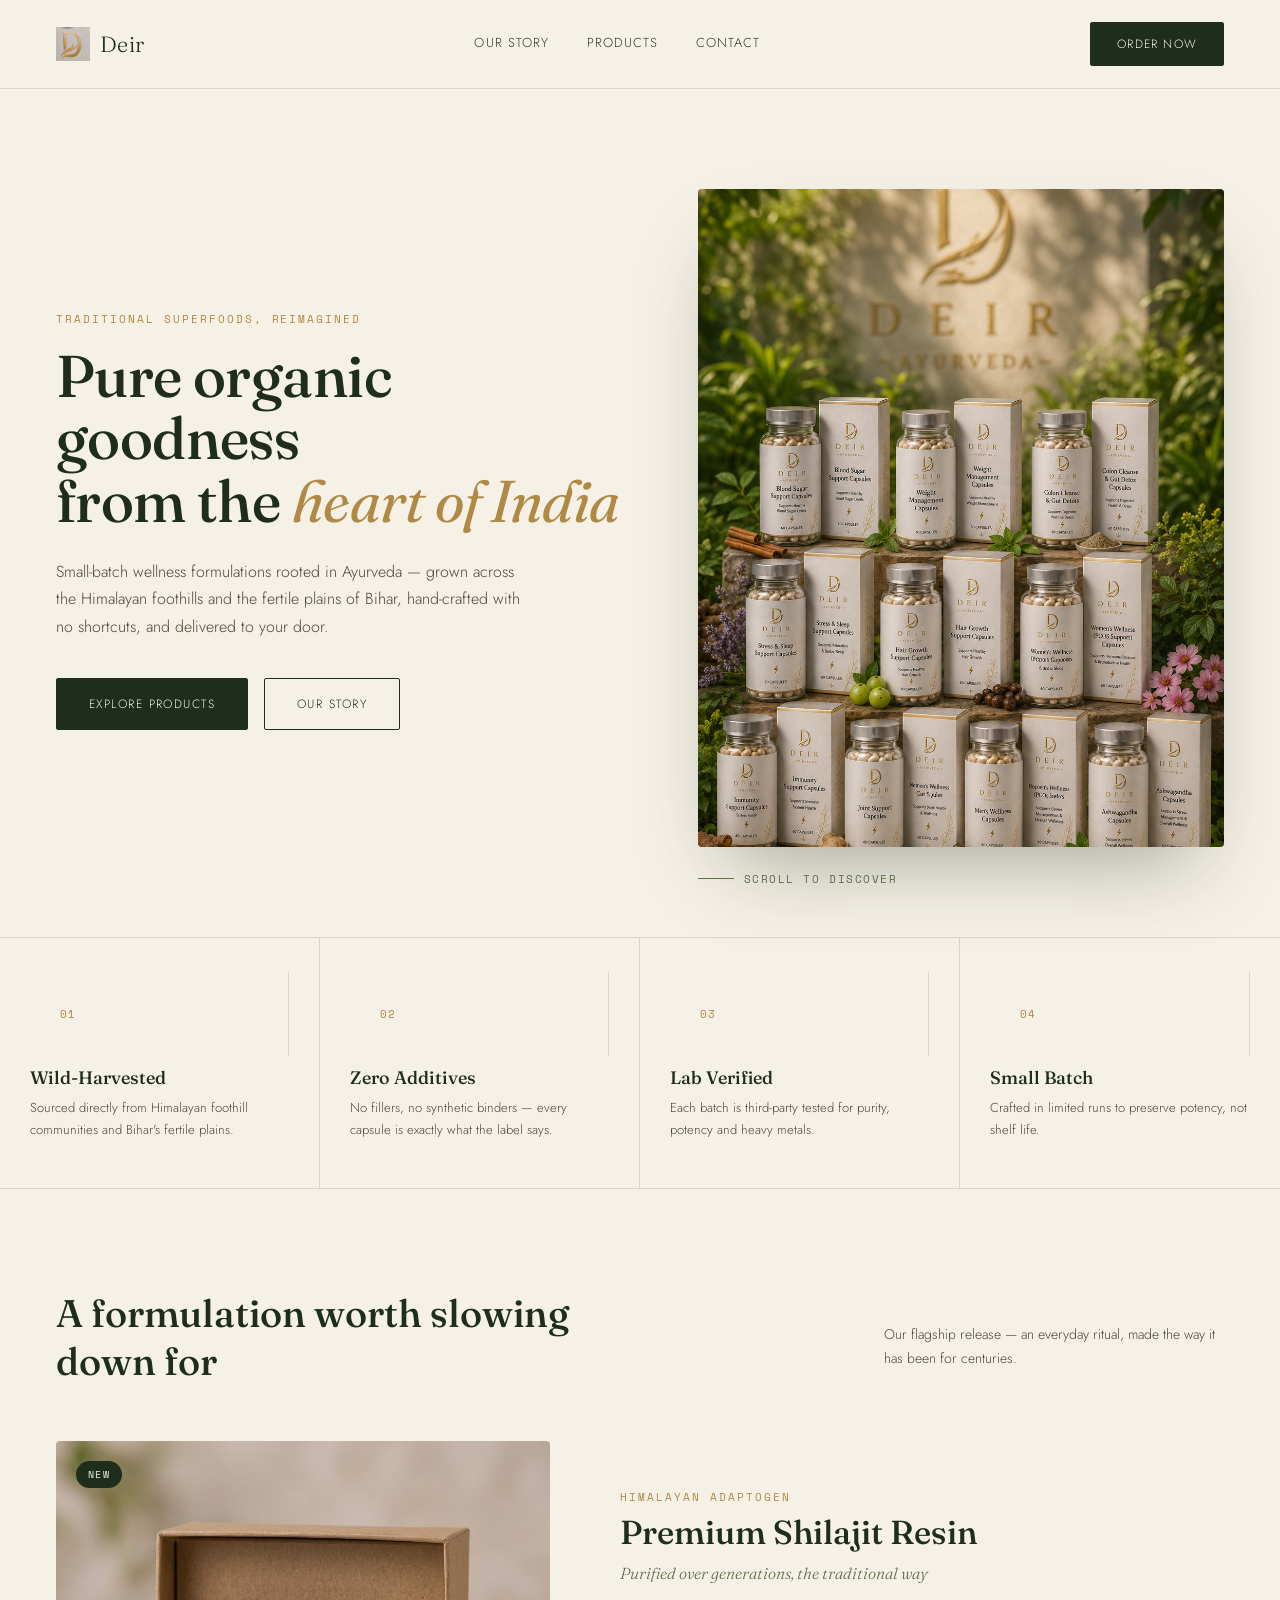
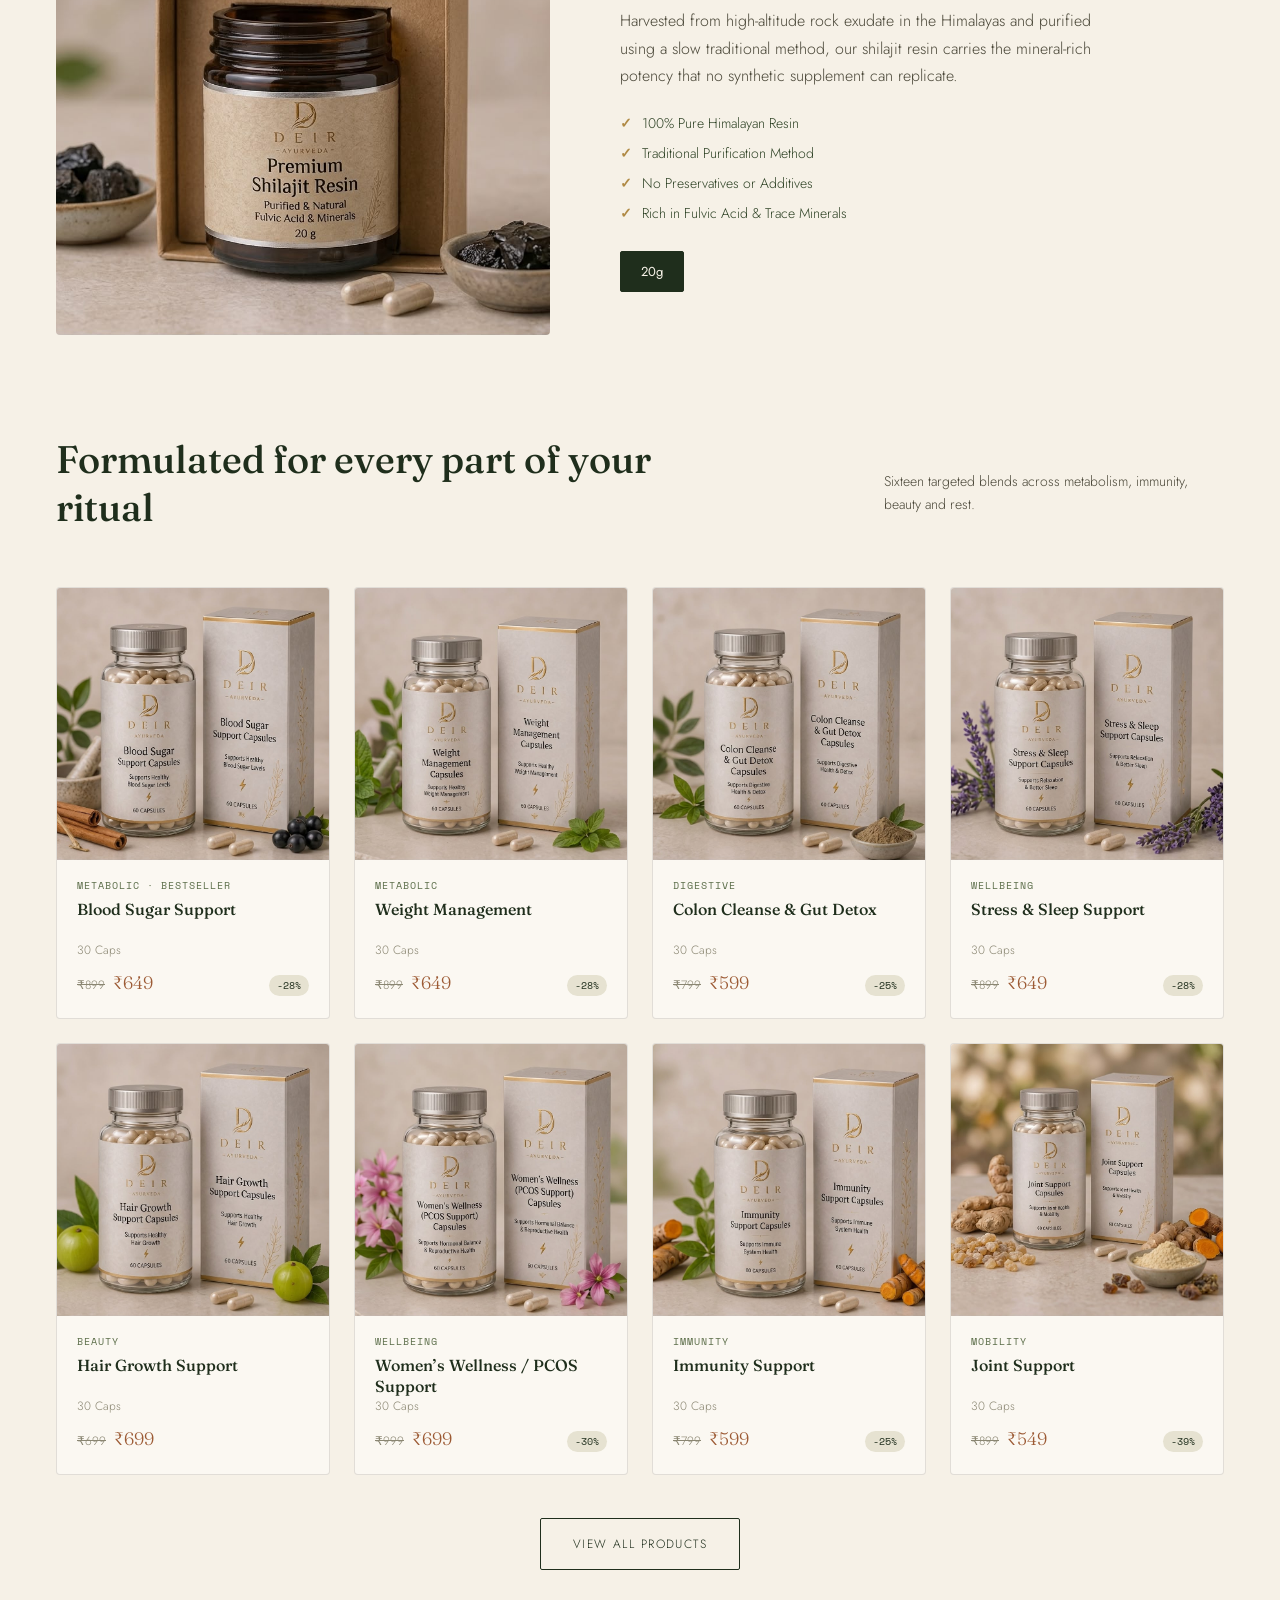
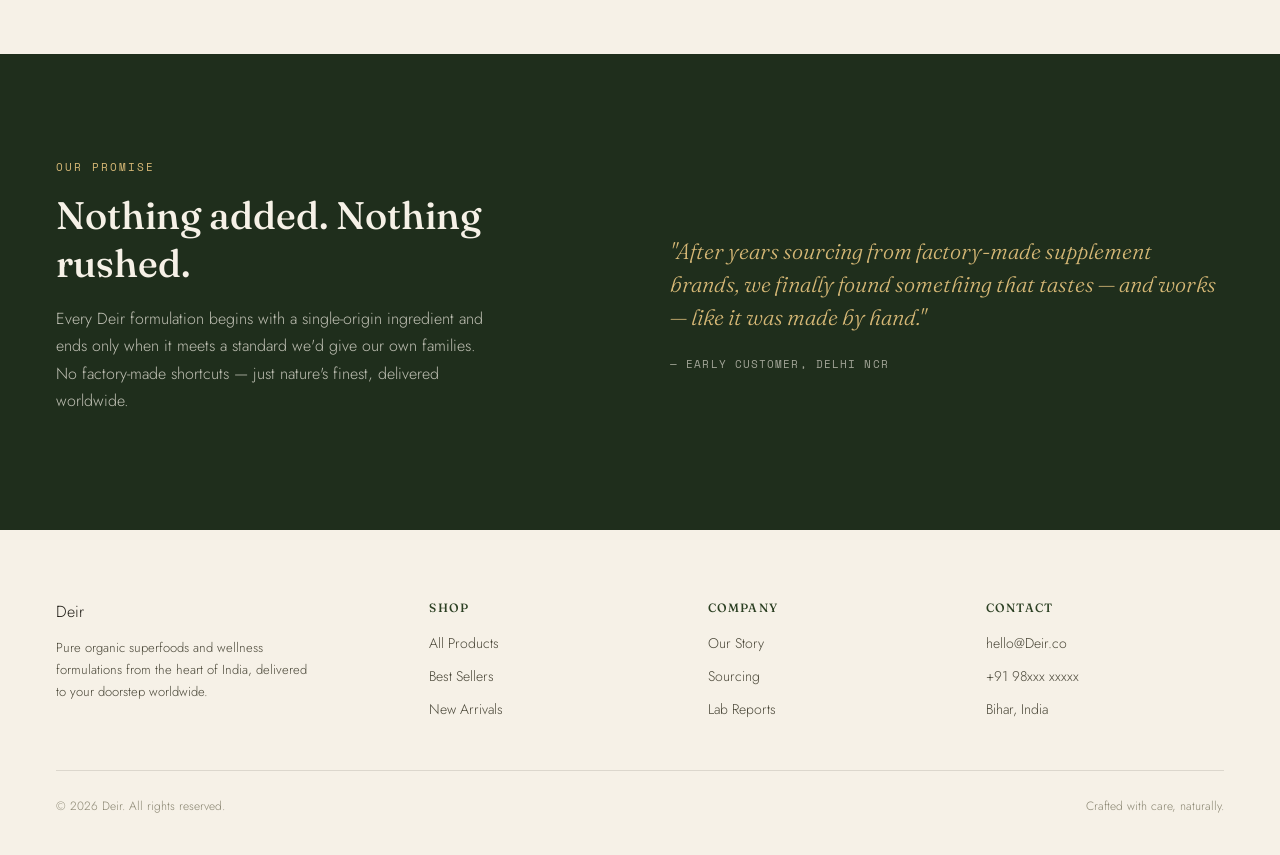
<file: index.html>
<!DOCTYPE html>
<html lang="en">
<head>
<meta charset="UTF-8">
<meta name="viewport" content="width=device-width, initial-scale=1.0">
<title>Deir — Pure Organic Goodness from the Heart of India</title>
<link rel="preconnect" href="https://fonts.googleapis.com">
<link href="https://fonts.googleapis.com/css2?family=Fraunces:ital,wght@0,400;0,500;0,600;1,400&family=Jost:wght@300;400;500&family=Space+Mono&display=swap" rel="stylesheet">
<link rel="stylesheet" href="style.css">
</head>
<body>

<nav class="nav">
  <a href="index.html" class="brand">
    <img src="deir_logo.jpeg" alt="Deir logo">
    Deir
  </a>
  <div class="nav-links">
    <a href="index.html#story">Our Story</a>
    <a href="products.html">Products</a>
    <a href="index.html#contact">Contact</a>
  </div>
  <a href="products.html" class="nav-cta">Order Now</a>
</nav>

<header class="hero">
  <div>
    <span class="eyebrow">Traditional Superfoods, Reimagined</span>
    <h1 style="margin-top:16px;">Pure organic goodness<br>from the <em>heart of India</em></h1>
    <p class="lede">Small-batch wellness formulations rooted in Ayurveda — grown across the Himalayan foothills and the fertile plains of Bihar, hand-crafted with no shortcuts, and delivered to your door.</p>
    <div class="hero-ctas">
      <a href="products.html" class="btn-primary">Explore Products</a>
      <a href="#story" class="btn-secondary">Our Story</a>
    </div>
  </div>
  <div class="hero-visual">
    <div class="hero-frame">
      <img src="hero-main.png" alt="Natural ingredients arranged on linen"
           onerror="this.style.display='none';">
    </div>
    <div class="scroll-note"><span class="line"></span> Scroll to discover</div>
  </div>
</header>

<section class="origin-strip">
  <div><div class="num">01</div><h4>Wild-Harvested</h4><p>Sourced directly from Himalayan foothill communities and Bihar's fertile plains.</p></div>
  <div><div class="num">02</div><h4>Zero Additives</h4><p>No fillers, no synthetic binders — every capsule is exactly what the label says.</p></div>
  <div><div class="num">03</div><h4>Lab Verified</h4><p>Each batch is third-party tested for purity, potency and heavy metals.</p></div>
  <div><div class="num">04</div><h4>Small Batch</h4><p>Crafted in limited runs to preserve potency, not shelf life.</p></div>
</section>

<section class="section" id="story">
  <div class="section-head">
    <h2>A formulation worth slowing down for</h2>
    <p>Our flagship release — an everyday ritual, made the way it has been for centuries.</p>
  </div>
  <div class="feature-split">
    <div class="feature-media">
      <span class="tag">New</span>
      <img src="image.png" alt="Premium Shilajit Resin"
           onerror="this.style.display='none';">
    </div>
    <div class="feature-body">
      <span class="eyebrow">Himalayan Adaptogen</span>
      <h3>Premium Shilajit Resin</h3>
      <p class="tagline">Purified over generations, the traditional way</p>
      <p class="desc">Harvested from high-altitude rock exudate in the Himalayas and purified using a slow traditional method, our shilajit resin carries the mineral-rich potency that no synthetic supplement can replicate.</p>
      <ul class="check-list">
        <li>100% Pure Himalayan Resin</li>
        <li>Traditional Purification Method</li>
        <li>No Preservatives or Additives</li>
        <li>Rich in Fulvic Acid & Trace Minerals</li>
      </ul>
      <div class="size-select">
        <button class="active">20g</button>
      </div>
    </div>
  </div>
</section>

<section class="section" style="padding-top:0;">
  <div class="section-head">
    <h2>Formulated for every part of your ritual</h2>
    <p>Sixteen targeted blends across metabolism, immunity, beauty and rest.</p>
  </div>
  <div class="grid-teaser" id="teaser-grid"></div>
  <div class="view-all-wrap">
    <a href="products.html" class="btn-secondary">View All Products</a>
  </div>
</section>

<section class="band">
  <div>
    <span class="eyebrow" style="color:var(--gold-light);">Our Promise</span>
    <h2 style="margin-top:14px;">Nothing added. Nothing rushed.</h2>
    <p style="margin-top:18px;max-width:440px;">Every Deir formulation begins with a single-origin ingredient and ends only when it meets a standard we'd give our own families. No factory-made shortcuts — just nature's finest, delivered worldwide.</p>
  </div>
  <div>
    <p class="quote">"After years sourcing from factory-made supplement brands, we finally found something that tastes — and works — like it was made by hand."</p>
    <div class="quote-by">— Early Customer, Delhi NCR</div>
  </div>
</section>

<footer class="footer" id="contact">
  <div class="footer-top">
    <div>
      <div class="brand" style="margin-bottom:14px;">Deir</div>
      <p style="max-width:260px;font-size:13px;">Pure organic superfoods and wellness formulations from the heart of India, delivered to your doorstep worldwide.</p>
    </div>
    <div>
      <h4>Shop</h4>
      <ul><li><a href="products.html">All Products</a></li><li><a href="products.html">Best Sellers</a></li><li><a href="products.html">New Arrivals</a></li></ul>
    </div>
    <div>
      <h4>Company</h4>
      <ul><li><a href="index.html#story">Our Story</a></li><li><a href="#">Sourcing</a></li><li><a href="#">Lab Reports</a></li></ul>
    </div>
    <div>
      <h4>Contact</h4>
      <ul><li><a href="mailto:hello@Deir.co">hello@Deir.co</a></li><li><a href="#">+91 98xxx xxxxx</a></li><li><a href="#">Bihar, India</a></li></ul>
    </div>
  </div>
  <div class="footer-bottom">
    <span>© 2026 Deir. All rights reserved.</span>
    <span>Crafted with care, naturally.</span>
  </div>
</footer>

<script src="products.js"></script>
</body>
</html>
</file>
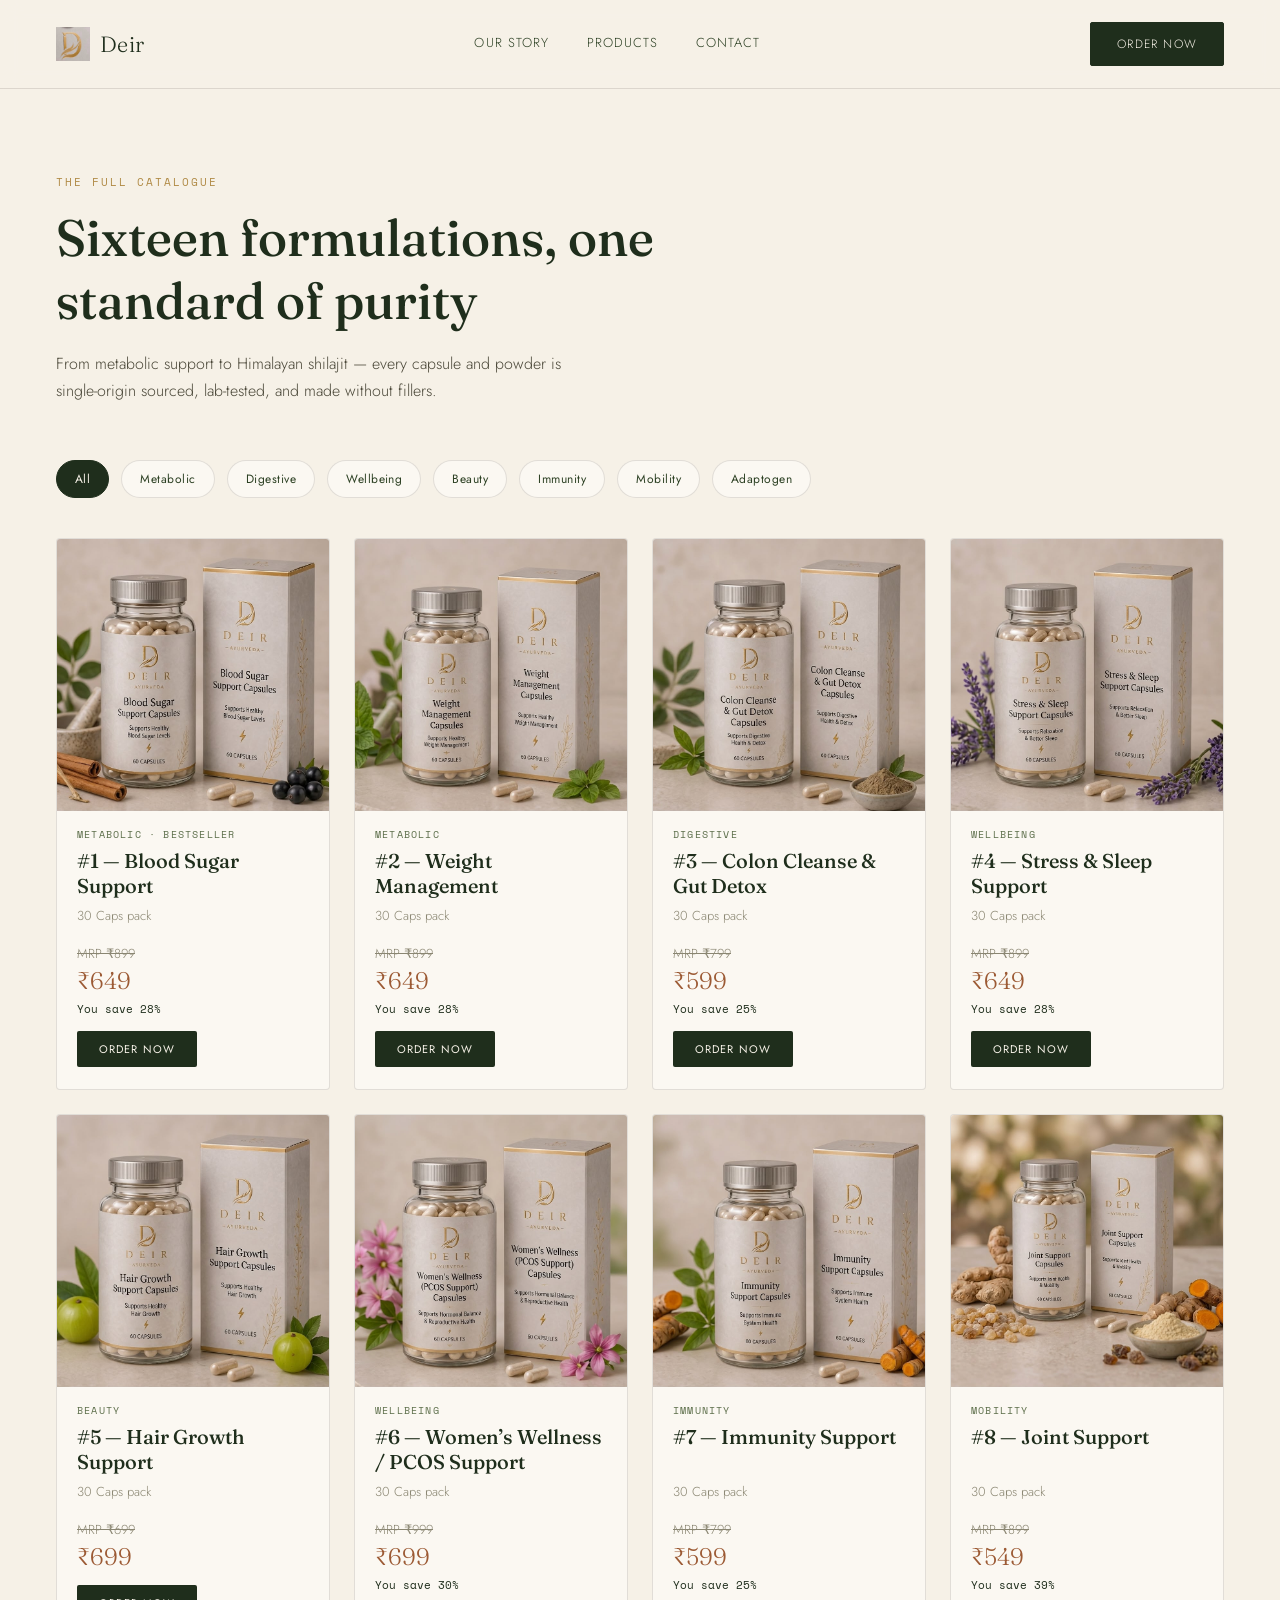
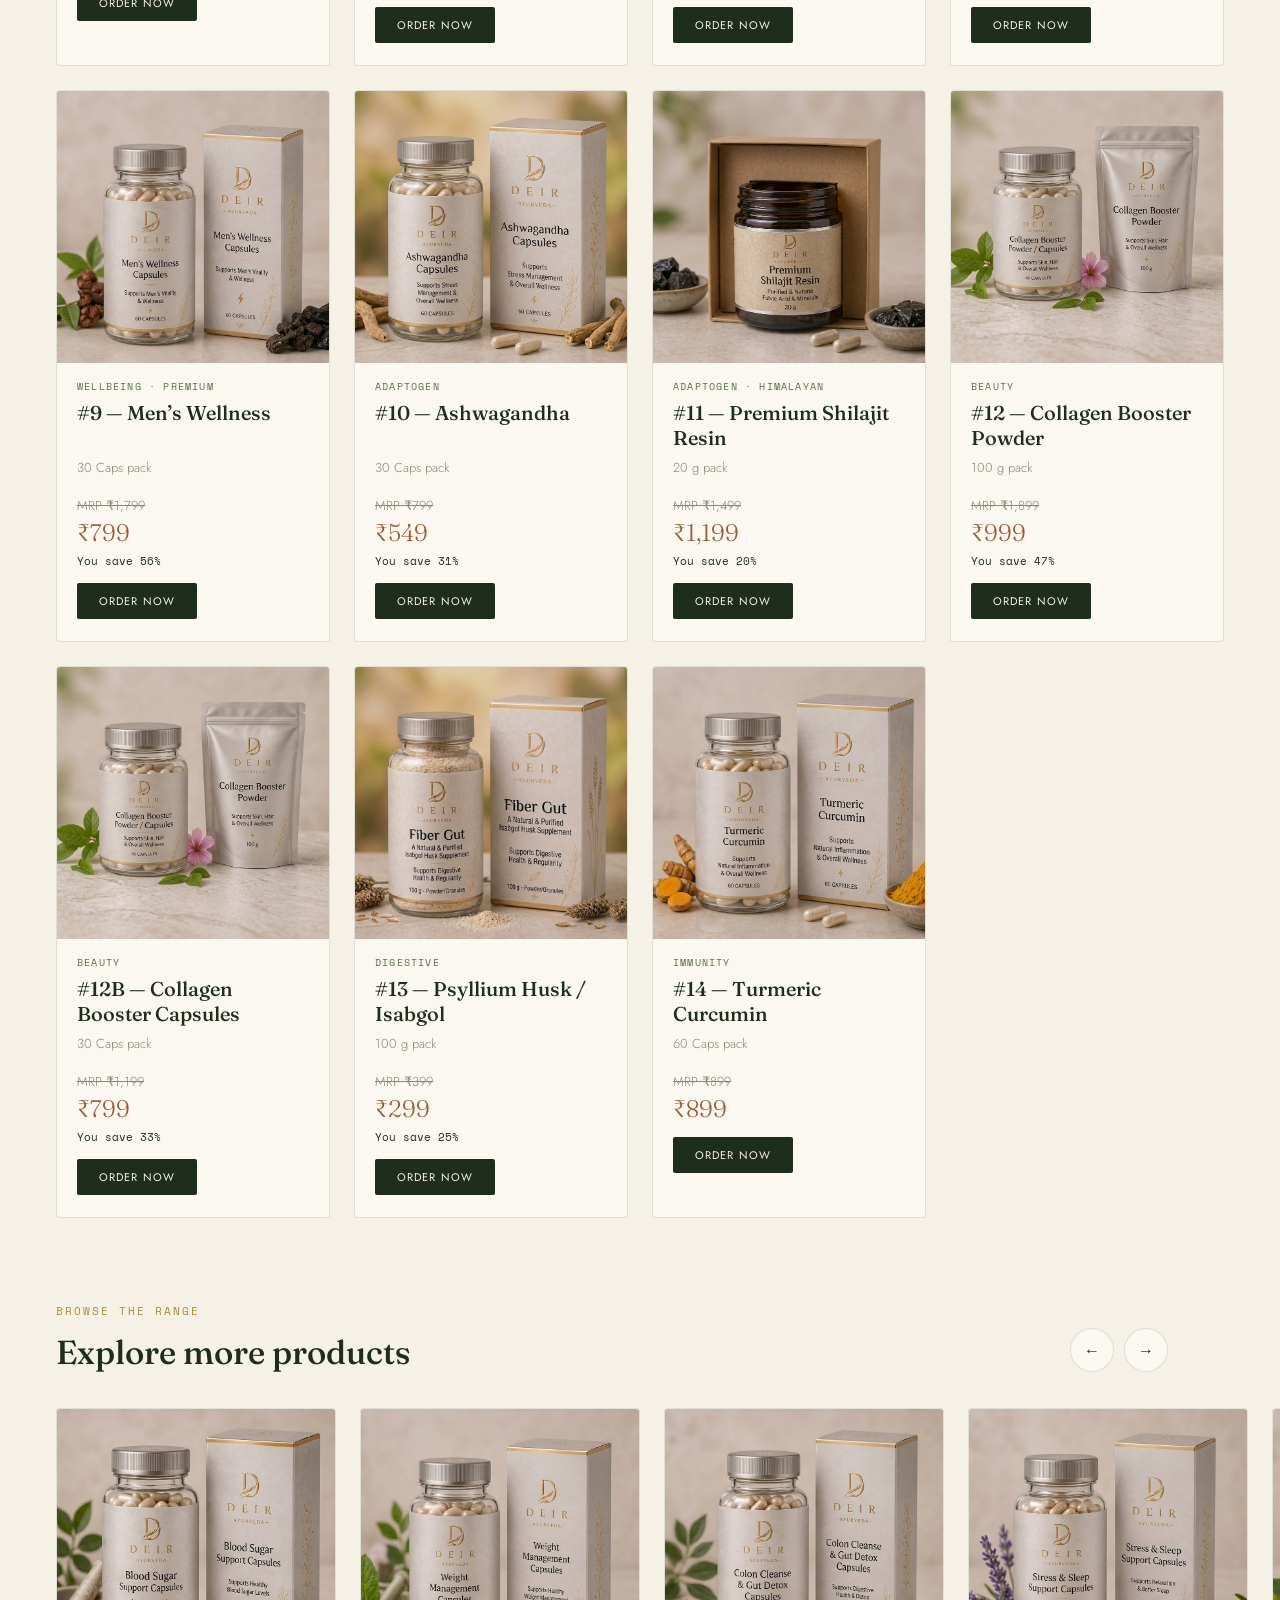
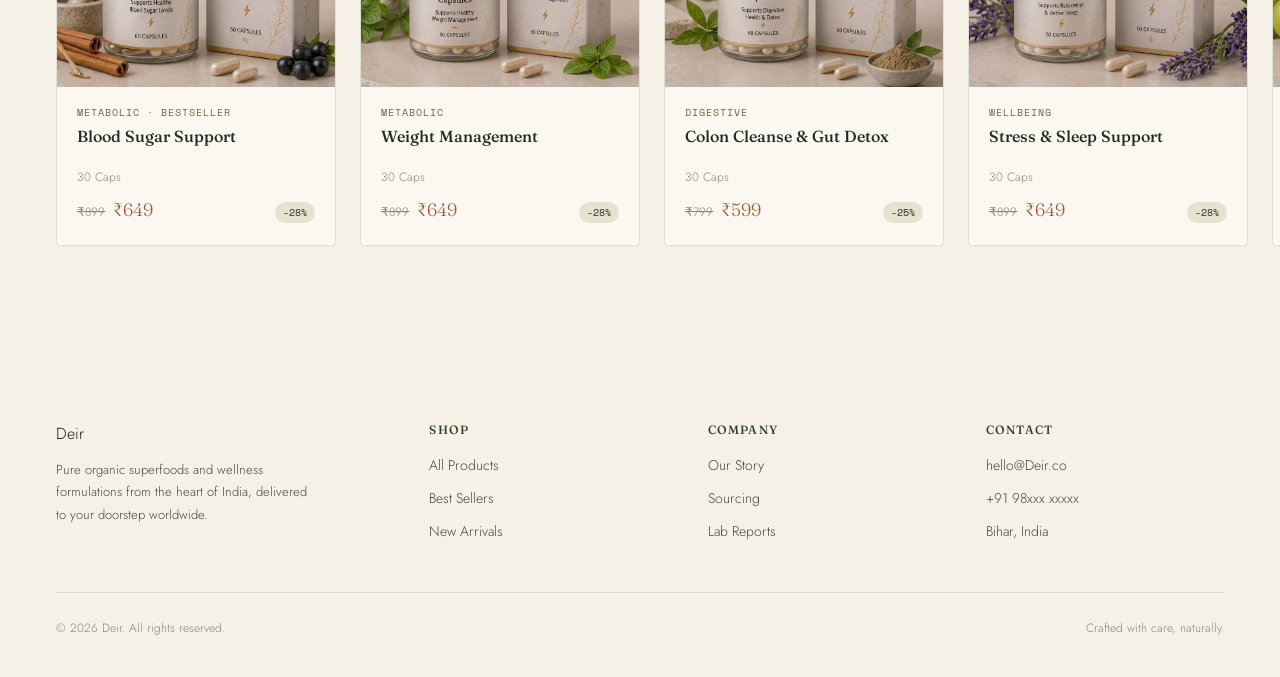
<file: products.html>
<!DOCTYPE html>
<html lang="en">
<head>
<meta charset="UTF-8">
<meta name="viewport" content="width=device-width, initial-scale=1.0">
<title>Products — Deir</title>
<link rel="preconnect" href="https://fonts.googleapis.com">
<link href="https://fonts.googleapis.com/css2?family=Fraunces:ital,wght@0,400;0,500;0,600;1,400&family=Jost:wght@300;400;500&family=Space+Mono&display=swap" rel="stylesheet">
<link rel="stylesheet" href="style.css">
</head>
<body>

<nav class="nav">
  <a href="index.html" class="brand">
    <img src="deir_logo.jpeg" alt="Deir logo">
    Deir
  </a>
  <div class="nav-links">
    <a href="index.html#story">Our Story</a>
    <a href="products.html">Products</a>
    <a href="index.html#contact">Contact</a>
  </div>
  <a href="#contact-order" class="nav-cta">Order Now</a>
</nav>

<section class="products-hero">
  <span class="eyebrow">The Full Catalogue</span>
  <h1 style="margin-top:14px;">Sixteen formulations, one standard of purity</h1>
  <p>From metabolic support to Himalayan shilajit — every capsule and powder is single-origin sourced, lab-tested, and made without fillers.</p>
</section>

<div class="filter-bar" id="filter-bar"></div>

<div class="product-list" id="product-rows"></div>

<section class="slider-section">
  <div class="slider-head">
    <div>
      <span class="eyebrow">Browse the Range</span>
      <h2 style="margin-top:10px;">Explore more products</h2>
    </div>
    <div class="slider-controls">
      <button id="slider-prev" aria-label="Previous">←</button>
      <button id="slider-next" aria-label="Next">→</button>
    </div>
  </div>
  <div class="slider-track-wrap" id="slider-wrap">
    <div class="slider-track" id="slider-track"></div>
  </div>
</section>

<footer class="footer" id="contact-order">
  <div class="footer-top">
    <div>
      <div class="brand" style="margin-bottom:14px;">Deir</div>
      <p style="max-width:260px;font-size:13px;">Pure organic superfoods and wellness formulations from the heart of India, delivered to your doorstep worldwide.</p>
    </div>
    <div>
      <h4>Shop</h4>
      <ul><li><a href="products.html">All Products</a></li><li><a href="products.html">Best Sellers</a></li><li><a href="products.html">New Arrivals</a></li></ul>
    </div>
    <div>
      <h4>Company</h4>
      <ul><li><a href="index.html#story">Our Story</a></li><li><a href="#">Sourcing</a></li><li><a href="#">Lab Reports</a></li></ul>
    </div>
    <div>
      <h4>Contact</h4>
      <ul><li><a href="mailto:hello@Deir.co">hello@Deir.co</a></li><li><a href="#">+91 98xxx xxxxx</a></li><li><a href="#">Bihar, India</a></li></ul>
    </div>
  </div>
  <div class="footer-bottom">
    <span>© 2026 Deir. All rights reserved.</span>
    <span>Crafted with care, naturally.</span>
  </div>
</footer>

<script src="products.js"></script>
</body>
</html>
</file>
<file: style.css>
/* ============ Deir — token system ============ */
:root{
  --ivory:#F6F1E7;
  --paper:#FBF8F2;
  --forest:#1F2E1C;
  --forest-2:#2C4023;
  --moss:#5C6E4A;
  --gold:#B08A45;
  --gold-light:#D6B876;
  --clay:#9C5A34;
  --ink:#211E17;
  --line:rgba(33,30,23,0.12);
  --serif:'Fraunces', 'Times New Roman', serif;
  --sans:'Jost', 'Helvetica Neue', Arial, sans-serif;
  --mono:'Space Mono', monospace;
}

*{box-sizing:border-box;}
html{scroll-behavior:smooth;}
body{
  margin:0;
  background:var(--ivory);
  color:var(--ink);
  font-family:var(--sans);
  font-weight:300;
  -webkit-font-smoothing:antialiased;
}
img{max-width:100%;display:block;}
a{color:inherit;text-decoration:none;}
h1,h2,h3,h4{font-family:var(--serif);font-weight:500;margin:0;color:var(--forest);}
p{line-height:1.7;color:#4a4738;}
button{font-family:var(--sans);cursor:pointer;}

.eyebrow{
  font-family:var(--mono);
  font-size:11px;
  letter-spacing:.18em;
  text-transform:uppercase;
  color:var(--gold);
}

/* ===== nav ===== */
.nav{
  position:sticky;top:0;z-index:50;
  display:flex;align-items:center;justify-content:space-between;
  padding:22px 56px;
  background:rgba(246,241,231,0.88);
  backdrop-filter:blur(10px);
  border-bottom:1px solid var(--line);
}
.nav .brand{display:flex;align-items:center;gap:10px;font-family:var(--serif);font-size:22px;color:var(--forest);letter-spacing:.02em;}
.nav .brand img{width:34px;height:34px;object-fit:contain;display:block;}
.nav-links{display:flex;align-items:center;gap:38px;font-size:13px;letter-spacing:.08em;text-transform:uppercase;color:var(--forest-2);}
.nav-links a{position:relative;padding-bottom:4px;}
.nav-links a::after{content:'';position:absolute;left:0;bottom:0;width:0;height:1px;background:var(--gold);transition:width .3s ease;}
.nav-links a:hover::after{width:100%;}
.nav-cta{
  background:var(--forest);color:var(--ivory);
  padding:12px 26px;font-size:12px;letter-spacing:.1em;text-transform:uppercase;
  border-radius:2px;border:1px solid var(--forest);
  transition:background .3s ease,color .3s ease;
}
.nav-cta:hover{background:transparent;color:var(--forest);}

/* ===== hero ===== */
.hero{
  display:grid;grid-template-columns:1.05fr .95fr;
  align-items:center;gap:60px;
  padding:100px 56px 90px;
  max-width:1400px;margin:0 auto;
}
.hero h1{font-size:clamp(40px,4.6vw,66px);line-height:1.06;letter-spacing:-.01em;}
.hero h1 em{font-style:italic;color:var(--gold);font-weight:400;}
.hero p.lede{max-width:480px;margin-top:26px;font-size:16px;}
.hero-ctas{display:flex;gap:16px;margin-top:38px;}
.btn-primary{
  background:var(--forest);color:var(--ivory);padding:16px 32px;font-size:12px;
  letter-spacing:.12em;text-transform:uppercase;border-radius:2px;border:1px solid var(--forest);
  transition:.3s;
}
.btn-primary:hover{background:var(--forest-2);}
.btn-secondary{
  background:transparent;color:var(--forest);padding:16px 32px;font-size:12px;
  letter-spacing:.12em;text-transform:uppercase;border-radius:2px;border:1px solid var(--forest);
  transition:.3s;
}
.btn-secondary:hover{background:var(--forest);color:var(--ivory);}
.hero-visual{position:relative;}
.hero-frame{
  aspect-ratio:4/5;border-radius:4px;overflow:hidden;
  background:linear-gradient(155deg,#e7ddc4,#c9b98a 55%,#a98f57);
  display:flex;align-items:center;justify-content:center;position:relative;
  box-shadow:0 40px 80px -30px rgba(31,46,28,.4);
}
.hero-frame img{width:100%;height:100%;object-fit:cover;}
.scroll-note{
  position:absolute;left:0;bottom:-40px;display:flex;align-items:center;gap:10px;
  font-family:var(--mono);font-size:11px;letter-spacing:.14em;text-transform:uppercase;color:var(--moss);
}
.scroll-note .line{width:36px;height:1px;background:var(--moss);animation:grow 2s ease-in-out infinite;}
@keyframes grow{0%,100%{width:36px;}50%{width:12px;}}

/* ===== section shell ===== */
.section{padding:100px 56px;max-width:1400px;margin:0 auto;}
.section-head{display:flex;justify-content:space-between;align-items:flex-end;margin-bottom:56px;gap:40px;}
.section-head h2{font-size:clamp(30px,3vw,44px);max-width:620px;}
.section-head p{max-width:340px;font-size:14px;}

/* ===== pillars / origin strip ===== */
.origin-strip{
  display:grid;grid-template-columns:repeat(4,1fr);
  border-top:1px solid var(--line);border-bottom:1px solid var(--line);
}
.origin-strip div{padding:34px 30px;border-right:1px solid var(--line);}
.origin-strip div:last-child{border-right:none;}
.origin-strip .num{font-family:var(--mono);font-size:11px;color:var(--gold);letter-spacing:.1em;}
.origin-strip h4{font-size:18px;margin-top:10px;}
.origin-strip p{font-size:13px;margin-top:8px;}

/* ===== featured product split ===== */
.feature-split{display:grid;grid-template-columns:.9fr 1.1fr;gap:70px;align-items:center;}
.feature-media{
  aspect-ratio:1/1;border-radius:4px;overflow:hidden;position:relative;
  background:linear-gradient(160deg,#efe6cf,#cdb87e);
}
.feature-media img{width:100%;height:100%;object-fit:cover;}
.feature-media .tag{
  position:absolute;top:20px;left:20px;background:var(--forest);color:var(--ivory);
  font-family:var(--mono);font-size:10px;letter-spacing:.14em;text-transform:uppercase;
  padding:6px 12px;border-radius:20px;
}
.feature-body h3{font-size:clamp(28px,2.6vw,38px);margin-top:4px;}
.feature-body .tagline{font-style:italic;color:var(--moss);font-family:var(--serif);font-size:16px;margin-top:8px;}
.feature-body p.desc{margin-top:20px;max-width:480px;}
.check-list{list-style:none;padding:0;margin:24px 0 0;display:grid;gap:10px;}
.check-list li{display:flex;gap:10px;align-items:center;font-size:14px;color:var(--forest-2);}
.check-list li::before{content:'✓';color:var(--gold);font-weight:700;}
.size-select{display:flex;gap:10px;margin-top:28px;}
.size-select button{
  padding:10px 20px;border:1px solid var(--line);background:transparent;font-size:13px;border-radius:2px;
}
.size-select button.active{background:var(--forest);color:var(--ivory);border-color:var(--forest);}

/* ===== product grid teaser on home ===== */
.grid-teaser{display:grid;grid-template-columns:repeat(4,1fr);gap:24px;}
.p-card{
  background:var(--paper);border:1px solid var(--line);border-radius:4px;overflow:hidden;
  transition:transform .35s ease,box-shadow .35s ease;
}
.p-card:hover{transform:translateY(-6px);box-shadow:0 30px 50px -30px rgba(31,46,28,.35);}
.p-card .thumb{
  aspect-ratio:1/1;background:linear-gradient(150deg,var(--gold-light),var(--clay));
  display:flex;align-items:center;justify-content:center;position:relative;overflow:hidden;
}
.p-card .thumb img{width:100%;height:100%;object-fit:cover;}
.p-card .thumb .init{font-family:var(--serif);font-size:32px;color:rgba(255,255,255,.85);}
.p-card .info{padding:18px 20px 22px;}
.p-card .info .cat{font-family:var(--mono);font-size:10px;letter-spacing:.1em;text-transform:uppercase;color:var(--moss);}
.p-card .info h4{font-size:16px;margin-top:6px;line-height:1.3;min-height:42px;}
.price-row{display:flex;align-items:baseline;gap:8px;margin-top:12px;}
.price-row .mrp{font-size:12px;color:#8a8672;text-decoration:line-through;}
.price-row .sell{font-family:var(--serif);font-size:18px;color:var(--clay);}
.price-row .badge{margin-left:auto;font-size:10px;font-family:var(--mono);color:var(--forest);background:#e6e2d1;padding:3px 8px;border-radius:12px;}

.view-all-wrap{text-align:center;margin-top:56px;}

/* ===== testimonial / story band ===== */
.band{
  background:var(--forest);color:var(--ivory);padding:100px 56px;
  display:grid;grid-template-columns:1fr 1fr;gap:60px;align-items:center;
}
.band h2{color:var(--ivory);font-size:clamp(28px,3vw,42px);}
.band p{color:rgba(246,241,231,.75);}
.band .quote{font-family:var(--serif);font-style:italic;font-size:22px;line-height:1.5;color:var(--gold-light);}
.band .quote-by{margin-top:18px;font-family:var(--mono);font-size:11px;letter-spacing:.1em;text-transform:uppercase;color:rgba(246,241,231,.6);}

/* ===== footer ===== */
.footer{padding:70px 56px 40px;max-width:1400px;margin:0 auto;}
.footer-top{display:grid;grid-template-columns:1.4fr 1fr 1fr 1fr;gap:40px;padding-bottom:50px;border-bottom:1px solid var(--line);}
.footer-top h4{font-size:12px;letter-spacing:.1em;text-transform:uppercase;color:var(--forest-2);margin-bottom:16px;}
.footer-top ul{list-style:none;padding:0;margin:0;display:grid;gap:10px;}
.footer-top a{font-size:14px;color:#4a4738;}
.footer-top a:hover{color:var(--gold);}
.footer-bottom{display:flex;justify-content:space-between;padding-top:26px;font-size:12px;color:#8a8672;}

/* ===== PRODUCTS PAGE ===== */
.products-hero{padding:80px 56px 40px;max-width:1400px;margin:0 auto;}
.products-hero h1{font-size:clamp(34px,4vw,54px);max-width:760px;}
.products-hero p{max-width:520px;margin-top:18px;}

.filter-bar{
  display:flex;gap:12px;flex-wrap:wrap;padding:0 56px 40px;max-width:1400px;margin:0 auto;
  position:sticky;top:75px;background:var(--ivory);z-index:20;
}
.filter-bar button{
  padding:9px 18px;border:1px solid var(--line);background:var(--paper);border-radius:20px;font-size:12px;
  letter-spacing:.04em;color:var(--forest-2);transition:.25s;
}
.filter-bar button.active,.filter-bar button:hover{background:var(--forest);color:var(--ivory);border-color:var(--forest);}

.product-list{
  max-width:1400px;margin:0 auto;padding:0 56px 60px;
  display:grid;grid-template-columns:repeat(auto-fit,minmax(250px,1fr));gap:24px;
}

/* tile style */
.p-row{
  display:flex;flex-direction:column;gap:16px;
  background:var(--paper);border:1px solid var(--line);border-radius:4px;overflow:hidden;
  transition:transform .35s ease,box-shadow .35s ease;
}
.p-row:hover{transform:translateY(-6px);box-shadow:0 30px 50px -30px rgba(31,46,28,.35);}
.p-row .row-thumb{
  width:100%;aspect-ratio:1/1;
  background:linear-gradient(150deg,var(--gold-light),var(--clay));
  display:flex;align-items:center;justify-content:center;
}
.p-row .row-thumb img{width:100%;height:100%;object-fit:cover;}
.p-row .row-thumb .init{font-family:var(--serif);font-size:26px;color:rgba(255,255,255,.85);}
.p-row .row-mid{padding:0 20px;}
.p-row .row-mid .cat{font-family:var(--mono);font-size:10px;letter-spacing:.12em;text-transform:uppercase;color:var(--moss);}
.p-row .row-mid h3{font-size:20px;margin-top:6px;min-height:52px;}
.p-row .row-mid .pack{font-size:13px;color:#8a8672;margin-top:6px;}
.p-row .row-price{padding:0 20px 22px;text-align:left;min-width:0;}
.p-row .row-price .mrp{font-size:13px;color:#8a8672;text-decoration:line-through;}
.p-row .row-price .sell{font-family:var(--serif);font-size:24px;color:var(--clay);display:block;margin-top:2px;}
.p-row .row-price .save{font-size:11px;font-family:var(--mono);color:var(--forest);margin-top:6px;}
.p-row .row-price .btn-add{
  margin-top:14px;padding:10px 22px;font-size:11px;letter-spacing:.1em;text-transform:uppercase;
  background:var(--forest);color:var(--ivory);border:none;border-radius:2px;
}

/* slider "explore more" */
.slider-section{padding:20px 0 100px;max-width:1400px;margin:0 auto;}
.slider-head{display:flex;justify-content:space-between;align-items:flex-end;padding:0 56px 30px;}
.slider-head h2{font-size:clamp(26px,2.6vw,36px);}
.slider-controls{display:flex;gap:10px;padding:0 56px;}
.slider-controls button{
  width:44px;height:44px;border-radius:50%;border:1px solid var(--line);background:var(--paper);
  display:flex;align-items:center;justify-content:center;font-size:16px;color:var(--forest);
}
.slider-controls button:hover{background:var(--forest);color:var(--ivory);}
.slider-track-wrap{overflow:hidden;padding:6px 56px;}
.slider-track{display:flex;gap:24px;transition:transform .5s cubic-bezier(.22,.9,.3,1);}
.slider-track .p-card{min-width:280px;max-width:280px;flex:0 0 auto;}

@media (max-width:1000px){
  .hero,.feature-split,.band{grid-template-columns:1fr;}
  .grid-teaser{grid-template-columns:repeat(2,1fr);}
  .origin-strip{grid-template-columns:repeat(2,1fr);}
  .footer-top{grid-template-columns:1fr 1fr;}
  .nav{padding:18px 22px;}
  .nav-links{display:none;}
  .section,.hero,.products-hero,.filter-bar,.product-list{padding-left:22px;padding-right:22px;}
}
</file>
